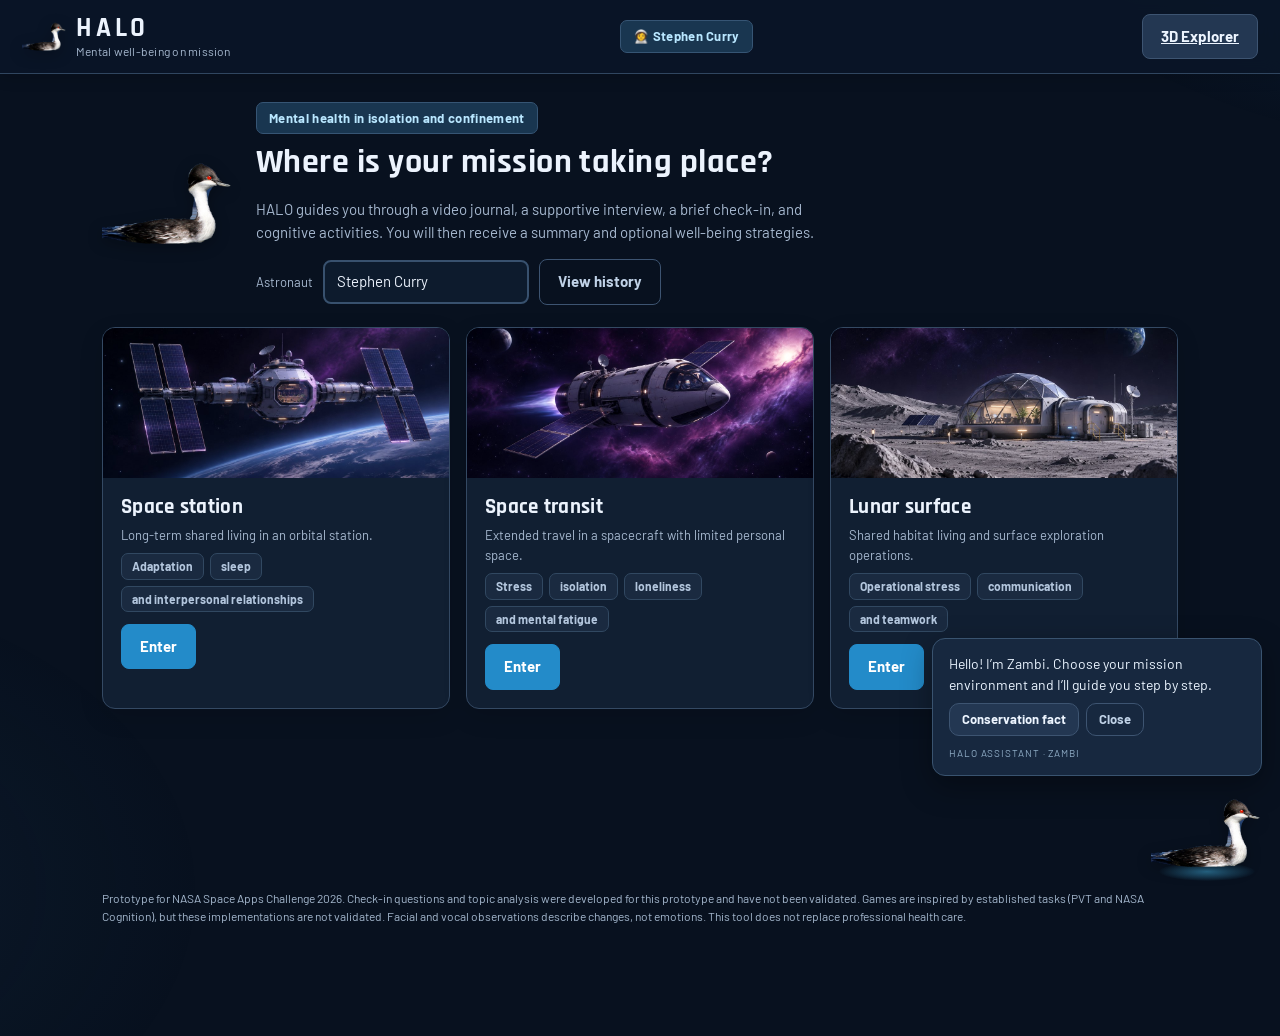
<file: index.html>
<!DOCTYPE html>
  <html lang="en">
  <head>
  <meta charset="utf-8">
  <meta name="viewport" content="width=device-width, initial-scale=1">
  <title>HALO – Mental well-being on mission</title>
  <link rel="preconnect" href="https://fonts.googleapis.com">
  <link href="https://fonts.googleapis.com/css2?family=Barlow:wght@400;500;600;700;800&family=Rajdhani:wght@500;600;700&display=swap" rel="stylesheet">
  <link rel="stylesheet" href="css/base.css">
  <link rel="stylesheet" href="css/aerospace-theme.css">
  </head>
  <body class="estacion">
    <header>
      <div class="brand" data-go="inicio">
        <div id="hz"></div>
        <div>
          <h1>HALO</h1>
          <small>Mental well-being on mission</small>
        </div>
      </div>
      <div class="row" id="hdr"></div>
      <a href="explorer/" class="btn">3D Explorer</a>
    </header>
  <main id="view"></main>
  <footer>Prototype for NASA Space Apps Challenge 2026. Check-in questions and topic analysis were developed for this prototype and have not been validated. Games are inspired by established tasks (PVT and NASA Cognition), but these implementations are not validated. Facial and vocal observations describe changes, not emotions. This tool does not replace professional health care.</footer>
  <div id="bot"><div id="botBubble"></div><button id="botBtn" aria-label="Zambi: toggle guidance and diving animation"></button></div>
  <div class="toast" id="toast"></div>

  <script src="js/01-utils.js" defer></script>
  <script src="js/02-zambi-chatbot.js" defer></script>
  <script src="js/03-scenarios.js" defer></script>
  <script src="js/04-psychology-questions.js" defer></script>
  <script src="js/05-support-recommendations.js" defer></script>
  <script src="js/06-history-storage.js" defer></script>
  <script src="js/07-session-state.js" defer></script>
  <script src="js/08-home-consent.js" defer></script>
  <script src="js/09-diary-interview.js" defer></script>
  <script src="js/09b-gemini-chat.js" defer></script>
  <script src="js/10-camera-recorder.js" defer></script>
  <script src="js/11-check-in.js" defer></script>
  <script src="js/12-cognitive-activities.js" defer></script>
  <script src="js/13-results.js" defer></script>
  <script src="js/14-support-activity.js" defer></script>
  <script src="js/15-closing-interview.js" defer></script>
  <script src="js/16-history-view.js" defer></script>
  <script src="js/17-navigation.js" defer></script>
  </body>
  </html>
</file>
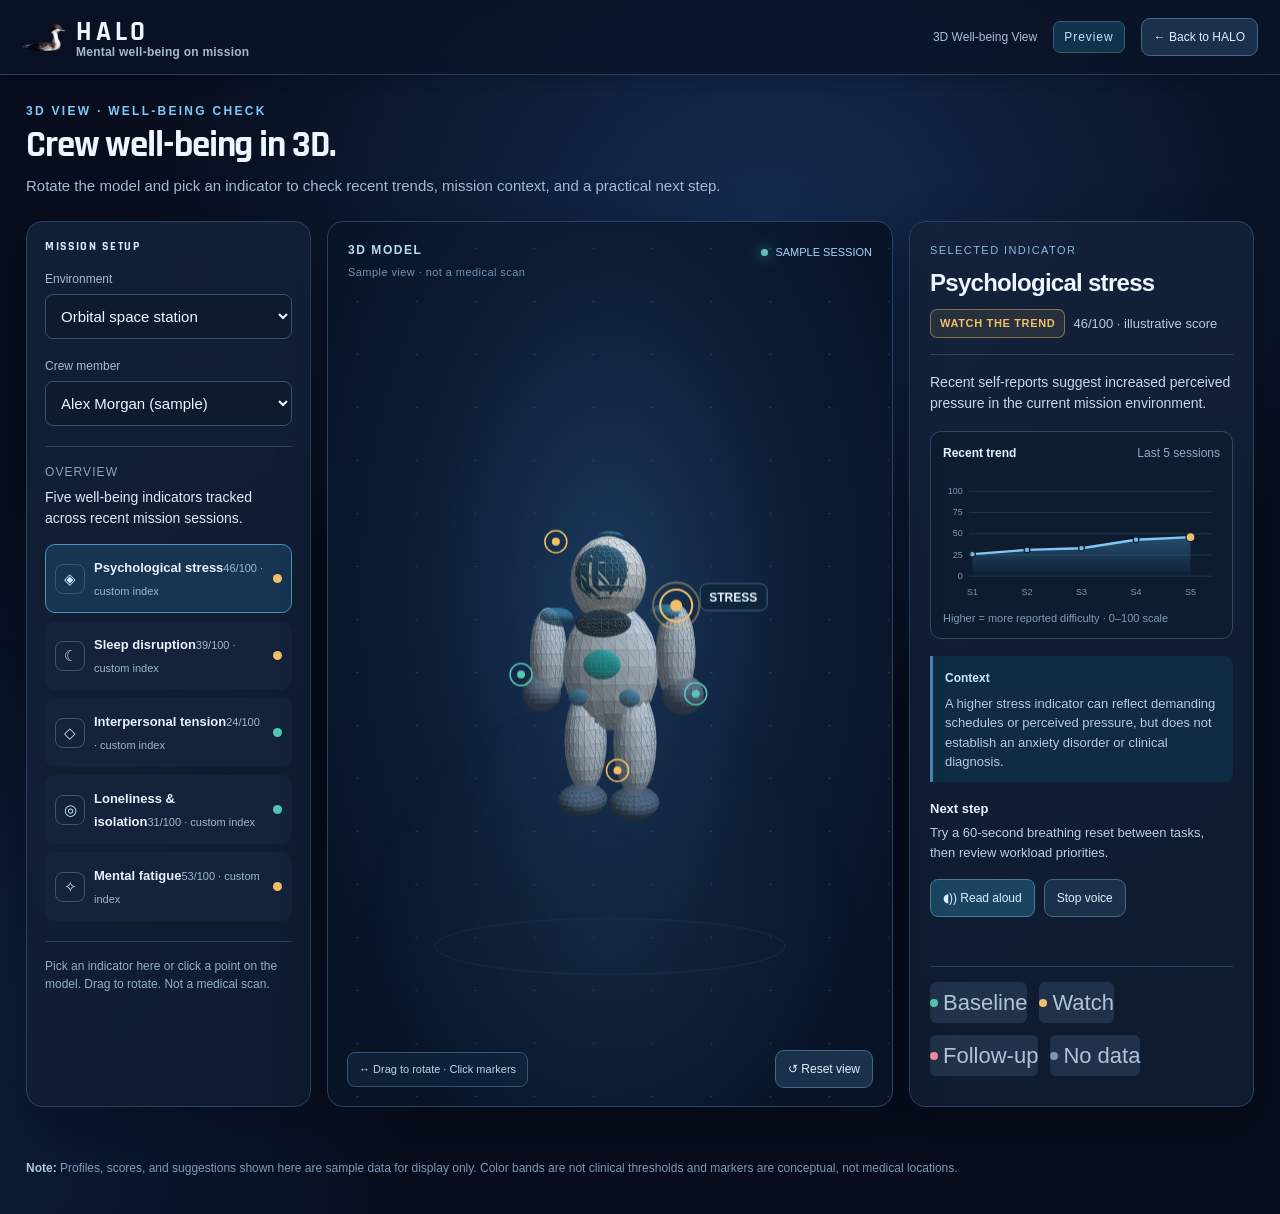
<file: explorer/index.html>
<!DOCTYPE html>
<html lang="en">
<head>
<meta charset="UTF-8"><meta name="viewport" content="width=device-width, initial-scale=1">
<title>HALO – 3D Explorer</title>
<link rel="preconnect" href="https://fonts.googleapis.com">
<link href="https://fonts.googleapis.com/css2?family=Barlow:wght@400;500;600;700;800&family=Rajdhani:wght@500;600;700&display=swap" rel="stylesheet">
<link rel="stylesheet" href="../css/base.css">
<link rel="stylesheet" href="../css/aerospace-theme.css">
<link rel="stylesheet" href="css/01-layout-and-theme.css">
<link rel="stylesheet" href="css/02-accessibility.css">
</head>
<body class="estacion">
<header>
  <a href="../" class="brand" style="text-decoration:none;color:inherit;">
    <div id="hz"></div>
    <div>
      <h1>HALO</h1>
      <small>Mental well-being on mission</small>
    </div>
  </a>
  <div class="header-right">
    <span class="hide-small">3D Well-being View</span>
    <span class="prototype">Preview</span>
    <a href="../" class="reset" style="text-decoration:none;">← Back to HALO</a>
  </div>
</header>
<main class="wrap"><div class="eyebrow">3D view · Well-being check</div><h1>Crew well-being in 3D.</h1><p class="intro">Rotate the model and pick an indicator to check recent trends, mission context, and a practical next step.</p>
<div class="workspace">
<aside class="panel side"><h2 class="sectionhead">Mission setup</h2><label class="control-label" for="scenario">Environment</label><select id="scenario"><option value="station">Orbital space station</option><option value="transit">Interplanetary transit</option><option value="lunar">Lunar surface habitat</option></select><label class="control-label" for="crew">Crew member</label><select id="crew"><option>Alex Morgan (sample)</option><option>Jordan Lee (sample)</option></select><div class="summary"><div class="mini-label">Overview</div><div class="summary-text">Five well-being indicators tracked across recent mission sessions.</div></div><div class="metric-list" id="metrics" aria-label="Select a well-being indicator"></div><div class="helptext">Pick an indicator here or click a point on the model. Drag to rotate. Not a medical scan.</div></aside>
<section class="panel scene-panel" aria-label="Interactive 3D astronaut viewer"><div class="viewport-label">3D MODEL <small>Sample view · not a medical scan</small></div><div class="viewport-status"><span class="live-dot"></span> SAMPLE SESSION</div><div class="canvas-shell" id="canvasShell"><canvas id="scene" aria-label="Rotatable 3D astronaut model with selectable well-being indicators"></canvas></div><div class="canvas-controls"><div class="capsule">↔ Drag to rotate · Click markers</div><button id="reset" class="reset">↺ Reset view</button></div></section>
<aside class="panel detail"><div class="detail-top"><div class="detail-kicker">Selected indicator</div><div class="detail-title" id="detailTitle">Stress</div><div class="statusline"><span id="status" class="status-pill">—</span><span id="score" class="score"></span></div></div><p class="detail-text" id="explanation"></p><div class="chartbox"><div class="charthead">Recent trend <span>Last 5 sessions</span></div><svg id="spark" viewBox="0 0 310 142" role="img" aria-label="Indicator score across five sample sessions"></svg><div class="minor">Higher = more reported difficulty · 0–100 scale</div></div><div class="callout"><strong>Context</strong><p id="meaning"></p></div><div class="next"><b>Next step</b><span id="support"></span></div><div class="rowactions"><button id="speak" class="speak">◖)) Read aloud</button><button id="stopSpeech" class="reset">Stop voice</button></div><div id="message" aria-live="polite"></div><div class="legend"><div class="legend-item"><span class="dot" style="background:var(--teal)"></span> Baseline</div><div class="legend-item"><span class="dot" style="background:var(--amber)"></span> Watch</div><div class="legend-item"><span class="dot" style="background:var(--rose)"></span> Follow-up</div><div class="legend-item"><span class="dot" style="background:var(--grey)"></span> No data</div></div></aside>
</div></main><div class="foot"><b>Note:</b> Profiles, scores, and suggestions shown here are sample data for display only. Color bands are not clinical thresholds and markers are conceptual, not medical locations.</div>
<script defer src="../js/01-utils.js"></script>
<script defer src="../js/02-zambi-chatbot.js"></script>
<script defer src="js/01-indicators-and-demo-data.js"></script>
<script defer src="js/02-application-state.js"></script>
<script defer src="js/03-metrics-and-trend-chart.js"></script>
<script defer src="js/04-profile-and-view-controls.js"></script>
<script defer src="js/05-voice-explanations.js"></script>
<script defer src="js/06-astronaut-geometry.js"></script>
<script defer src="js/07-projection-and-resize.js"></script>
<script defer src="js/08-3d-renderer.js"></script>
<script defer src="js/09-pointer-keyboard-navigation.js"></script>
</body></html>
</file>
<file: css/base.css>
/* HALO — foundational layout and component styling */
:root{--bg:#FFF8F1;--card:#FFFFFF;--ink:#2B2D42;--soft:#6B6F86;--line:#EFE6DC;
--teal:#2EC4B6;--lav:#8B7CF6;--peach:#F4976C;--sun:#FFD166;--mint:#5FD3A3;--coral:#FF7F6E;--sky:#7CC6FE;
--sc:#2EC4B6;--sc2:#D8F6F2;--sc3:#0F8B80}
body.estacion{--sc:#2EC4B6;--sc2:#D8F6F2;--sc3:#0F8B80}
body.viaje{--sc:#8B7CF6;--sc2:#ECE8FF;--sc3:#5B4BD1}
body.luna{--sc:#F4976C;--sc2:#FFE9DC;--sc3:#C8613A}
*{box-sizing:border-box}
body{margin:0;font:15px/1.55 Nunito,system-ui,sans-serif;color:var(--ink);background:var(--bg);min-height:100vh;overflow-x:hidden}
body:before{content:"";position:fixed;inset:-20%;z-index:-1;background:radial-gradient(600px 400px at 10% 10%,#FFE3D3 0,transparent 60%),radial-gradient(600px 420px at 90% 0%,#E4E0FF 0,transparent 60%),radial-gradient(700px 500px at 70% 100%,#D8F6F2 0,transparent 60%)}
h1,h2,h3{font-family:Fredoka,Nunito,sans-serif;margin:0;line-height:1.2}
button,input,textarea,select{font:inherit}
header{display:flex;align-items:center;justify-content:space-between;gap:12px;flex-wrap:wrap;padding:12px 22px;position:sticky;top:0;z-index:5;background:rgba(255,248,241,.86);backdrop-filter:blur(8px);border-bottom:1px solid var(--line)}
.brand{display:flex;align-items:center;gap:10px;cursor:pointer}
.brand h1{font-size:22px;letter-spacing:.06em}
.brand small{display:block;color:var(--soft);font-size:12px;margin-top:-2px}
.pill{display:inline-flex;align-items:center;gap:6px;padding:5px 12px;border-radius:999px;background:var(--sc2);color:var(--sc3);font-weight:700;font-size:13px}
.btn{border:0;border-radius:14px;padding:10px 18px;font-weight:800;cursor:pointer;background:#fff;color:var(--ink);box-shadow:0 1px 0 var(--line),0 2px 10px rgba(43,45,66,.06);transition:transform .08s}
.btn:hover{transform:translateY(-1px)}
.btn.p{background:var(--sc);color:#fff}
.btn.g{background:transparent;box-shadow:none;color:var(--soft)}
.btn.sm{padding:6px 12px;font-size:13px;border-radius:10px}
.btn:disabled{opacity:.45;cursor:not-allowed;transform:none}
main{max-width:1120px;margin:0 auto;padding:22px}
.card{background:var(--card);border-radius:22px;padding:20px;box-shadow:0 2px 0 var(--line),0 8px 28px rgba(43,45,66,.06)}
.grid{display:grid;gap:16px}
.g3{grid-template-columns:repeat(auto-fit,minmax(260px,1fr))}
.g2{grid-template-columns:repeat(auto-fit,minmax(340px,1fr))}
.muted{color:var(--soft)}.small{font-size:13px}
.hero{display:flex;align-items:center;gap:24px;flex-wrap:wrap;margin:6px 0 22px}
.hero h2{font-size:34px}
.scn{cursor:pointer;overflow:hidden;padding:0;transition:transform .15s,box-shadow .15s;border:3px solid transparent}
.scn:hover{transform:translateY(-4px);box-shadow:0 14px 34px rgba(43,45,66,.12)}
.scn .art{height:150px}
.scn .bd{padding:16px 18px 18px}
.scn h3{font-size:21px}
.tagrow{display:flex;gap:6px;flex-wrap:wrap;margin-top:8px}
.tag{font-size:12px;font-weight:700;padding:3px 10px;border-radius:999px;background:#F5F0EA;color:var(--soft)}
.steps{display:flex;gap:6px;flex-wrap:wrap;margin-bottom:16px}
.step{display:flex;align-items:center;gap:6px;padding:6px 12px;border-radius:999px;background:#fff;color:var(--soft);font-weight:700;font-size:13px;box-shadow:0 1px 0 var(--line)}
.step b{display:grid;place-items:center;width:22px;height:22px;border-radius:50%;background:#F5F0EA;font-size:12px}
.step.on{background:var(--sc);color:#fff}.step.on b{background:rgba(255,255,255,.3)}
.step.ok{color:var(--sc3)}.step.ok b{background:var(--sc2)}
.sectitle{display:flex;align-items:center;justify-content:space-between;gap:10px;flex-wrap:wrap;margin-bottom:12px}
.sectitle h2{font-size:26px}
/* fase 1 */
.video{position:relative;aspect-ratio:4/3;border-radius:18px;overflow:hidden;background:linear-gradient(160deg,var(--sc2),#fff);display:grid;place-items:center}
.video video{width:100%;height:100%;object-fit:cover;transform:scaleX(-1)}
.rec{position:absolute;top:10px;left:10px;background:rgba(255,255,255,.9);border-radius:999px;padding:4px 10px;font-size:12px;font-weight:800;display:flex;gap:6px;align-items:center}
.rec i{width:9px;height:9px;border-radius:50%;background:#bbb;display:inline-block}
.rec.on i{background:var(--coral);animation:bl 1s infinite}@keyframes bl{50%{opacity:.3}}
.chat{height:340px;overflow-y:auto;display:flex;flex-direction:column;gap:10px;padding:4px}
.msg{max-width:85%;padding:10px 14px;border-radius:18px;line-height:1.45}
.msg.z{background:var(--sc2);border-bottom-left-radius:6px;align-self:flex-start}
.msg.u{background:#F5F0EA;border-bottom-right-radius:6px;align-self:flex-end}
.compose{display:flex;gap:8px;margin-top:10px;align-items:flex-end}
.compose textarea{flex:1;border:2px solid var(--line);border-radius:14px;padding:10px;resize:none;min-height:46px;background:#fff}
.mic{width:46px;height:46px;border-radius:50%;border:0;background:var(--sc2);color:var(--sc3);font-size:20px;cursor:pointer}
.mic.on{background:var(--coral);color:#fff;animation:bl 1s infinite}
.metric{display:flex;justify-content:space-between;padding:7px 0;border-bottom:1px dashed var(--line);font-size:14px}
.metric b{font-weight:800}
.note{background:#FFF6E0;border-radius:14px;padding:10px 12px;font-size:13px;color:#7A5B12}
.note.b{background:var(--sc2);color:var(--sc3)}
textarea.diary{width:100%;border:2px solid var(--line);border-radius:14px;padding:12px;min-height:110px;background:#fff}
/* fase 2 */
.moods{display:flex;gap:10px;flex-wrap:wrap}
.mood{border:3px solid transparent;background:#fff;border-radius:18px;padding:8px 12px;cursor:pointer;text-align:center;min-width:86px;box-shadow:0 1px 0 var(--line)}
.mood.on{border-color:var(--sc);background:var(--sc2)}
.mood span{display:block;font-size:30px}
.q{padding:14px 0;border-bottom:1px solid var(--line)}
.q p{margin:0 0 8px;font-weight:700}
.scale{display:flex;gap:6px;flex-wrap:wrap}
.scale button{border:2px solid var(--line);background:#fff;border-radius:999px;padding:6px 12px;cursor:pointer;font-weight:700;color:var(--soft)}
.scale button.on{background:var(--sc);border-color:var(--sc);color:#fff}
.dimh{display:flex;align-items:center;gap:10px;margin-top:6px}
.dimh .ico{width:38px;height:38px;border-radius:12px;display:grid;place-items:center;font-size:20px;background:var(--sc2)}
.bar{height:10px;border-radius:999px;background:#F5F0EA;overflow:hidden}
.bar>div{height:100%;border-radius:999px;background:var(--sc);transition:width .3s}
/* juegos */
.pvt{height:230px;border-radius:20px;display:grid;place-items:center;text-align:center;cursor:pointer;user-select:none;background:var(--sc2);-webkit-tap-highlight-color:transparent}
.pvt .big{font:700 46px Fredoka,sans-serif}
.pvt.wait{background:#F5F0EA}.pvt.go{background:#FFE8A3;box-shadow:inset 0 0 0 4px var(--sun)}.pvt.early{background:#FFE0DB}
.arena{position:relative;height:300px;border-radius:20px;background:linear-gradient(180deg,#EAF4FF,#FDF2FF);overflow:hidden;cursor:crosshair}
.met{position:absolute;border-radius:50%;background:radial-gradient(circle at 35% 35%,#FFE8A3,var(--peach));box-shadow:0 0 14px rgba(244,151,108,.6);cursor:pointer}
.legend{display:grid;grid-template-columns:repeat(9,1fr);gap:4px;margin:10px 0}
.legend div{background:#fff;border-radius:10px;text-align:center;padding:4px 0;font-size:22px;box-shadow:0 1px 0 var(--line)}
.legend small{display:block;font-size:13px;color:var(--soft);font-weight:800}
.sym{font-size:64px;text-align:center;margin:6px 0;color:var(--sc3)}
.pad{display:grid;grid-template-columns:repeat(9,1fr);gap:6px}
.pad button{padding:12px 0;font:700 18px Fredoka,sans-serif;border:0;border-radius:12px;background:var(--sc2);color:var(--sc3);cursor:pointer}
.pad button:disabled{opacity:.5}
.prog{height:8px;background:#F5F0EA;border-radius:999px;margin-top:10px;overflow:hidden}.prog>div{height:100%;width:0;background:var(--sc);transition:width .2s}
.gcard{display:flex;gap:12px;align-items:flex-start}
.gico{width:48px;height:48px;border-radius:14px;display:grid;place-items:center;font-size:24px;background:var(--sc2);flex:none}
.done{color:var(--sc3);font-weight:800}
/* diagnostico */
.lv0{--lc:var(--mint);--lb:#E3F8EF}.lv1{--lc:#E9A800;--lb:#FFF4D1}.lv2{--lc:var(--coral);--lb:#FFE6E2}
.dcard{border-top:6px solid var(--lc)}
.lvl{display:inline-block;background:var(--lb);color:var(--lc);font-weight:800;font-size:12px;padding:3px 10px;border-radius:999px;text-transform:uppercase;letter-spacing:.05em}
.ev{font-size:13px;margin:4px 0;padding-left:16px;position:relative}
.ev:before{content:"•";position:absolute;left:4px;color:var(--lc)}
.recs ul{margin:6px 0 0;padding-left:18px}
.breath{width:220px;height:220px;border-radius:50%;margin:20px auto;display:grid;place-items:center;background:radial-gradient(circle,var(--sc2),#fff);box-shadow:0 0 0 12px var(--sc2);transition:transform 4s ease-in-out;font:700 20px Fredoka,sans-serif;color:var(--sc3)}
.breath.in{transform:scale(1.25)}
table{width:100%;border-collapse:collapse;font-size:14px}
th,td{text-align:left;padding:9px 8px;border-bottom:1px solid var(--line);vertical-align:top}
th{color:var(--soft);font-size:12px;text-transform:uppercase;letter-spacing:.04em}
/* Zambi bot */
#bot{position:fixed;right:18px;bottom:18px;z-index:20;display:flex;align-items:flex-end;gap:8px}
#botBubble{max-width:290px;background:#fff;border-radius:18px 18px 4px 18px;padding:12px 14px;box-shadow:0 10px 30px rgba(43,45,66,.15);font-size:14px;display:none}
#botBubble.on{display:block}
#botBubble .bt{display:flex;gap:6px;margin-top:8px;flex-wrap:wrap}
#botBtn{width:84px;height:84px;border-radius:50%;border:0;background:#fff;box-shadow:0 8px 24px rgba(43,45,66,.18);cursor:pointer;padding:4px}
.bob{animation:bob 3s ease-in-out infinite}@keyframes bob{50%{transform:translateY(-4px)}}
.eye{animation:blink 5s infinite;transform-origin:center;transform-box:fill-box}@keyframes blink{0%,94%,100%{transform:scaleY(1)}96%{transform:scaleY(.1)}}
.toast{position:fixed;left:50%;bottom:24px;transform:translateX(-50%);background:var(--ink);color:#fff;padding:10px 16px;border-radius:12px;opacity:0;transition:.3s;pointer-events:none;z-index:30}
.toast.on{opacity:1}
footer{max-width:1120px;margin:0 auto 110px;padding:0 22px;color:var(--soft);font-size:12px}
.chk{display:flex;gap:10px;align-items:flex-start;margin:10px 0}
.chk input{width:18px;height:18px;margin-top:3px;accent-color:var(--sc)}
.row{display:flex;gap:10px;align-items:center;flex-wrap:wrap}
</file>
<file: css/aerospace-theme.css>
/* HALO — dark aerospace visual overrides */
/* HALO | Aeroespacial institucional — capa visual sin modificar funciones */
:root{
 --bg:#08111f;--card:#111f32;--ink:#ecf3fd;--soft:#a6b8cf;--line:#2b4059;
 --teal:#28a8e0;--lav:#7995d6;--peach:#ae9f87;--sun:#d8ac52;--mint:#47bea7;--coral:#ef756e;--sky:#56b9ee;
 --sc:#2f94db;--sc2:#1b3653;--sc3:#b4e4ff;
}
body.estacion{--sc:#238bc9;--sc2:#193650;--sc3:#b9e7ff}
body.viaje{--sc:#597ece;--sc2:#202f52;--sc3:#d0ddff}
body.luna{--sc:#a59373;--sc2:#35372f;--sc3:#e8dac0}
body{font-family:Barlow,system-ui,sans-serif;background:var(--bg);color:var(--ink)}
body:before{background:radial-gradient(900px 520px at 100% 0%,rgba(33,86,143,.25),transparent 65%),radial-gradient(760px 520px at 0% 85%,rgba(31,75,107,.18),transparent 60%);pointer-events:none}
h1,h2,h3{font-family:Rajdhani,Barlow,sans-serif;font-weight:700;letter-spacing:.014em}
header{background:rgba(10,22,39,.95);border-bottom:1px solid #304660;box-shadow:0 2px 15px rgba(0,0,0,.18)}
.brand h1{font-size:27px;letter-spacing:.14em}
.brand small{letter-spacing:.02em}
.card{border:1px solid #2c4058;border-radius:13px;box-shadow:0 8px 24px rgba(0,0,0,.12)}
.btn{border-radius:8px;background:#233752;color:#edf5ff;box-shadow:none;border:1px solid #3d5471;font-weight:700}
.btn:hover{background:#314b6a}
.btn.p{background:var(--sc);border-color:var(--sc);color:#fff}
.btn.p:hover{filter:brightness(1.1)}
.btn.g{color:#c0d2e7}
.pill{border:1px solid #365574;border-radius:7px;letter-spacing:.025em}
.tag,.step{background:#1a2a40;color:#b3c6dd;border:1px solid #314861;border-radius:7px;box-shadow:none}
.step b{background:#2c4057;color:#eaf3fe}
.step.on{background:var(--sc);color:white;border-color:var(--sc)}
.step.ok{color:#bde5ff;background:#163047}
.step.ok b{background:#234a68;color:#cfefff}
.scn{border:1px solid #344963}
.scn:hover{box-shadow:0 10px 26px rgba(1,7,16,.37)}
.scn .art{background:#0c1727}
.scn .art svg{filter:saturate(.65) brightness(.82)}
.scn .art img{display:block;width:100%;height:100%;object-fit:cover;object-position:center 52%;filter:saturate(.88) contrast(1.04)}
.video{background:linear-gradient(150deg,#14283e,#091525);border:1px solid #34516b;border-radius:12px}
.rec{background:rgba(8,17,31,.87);border:1px solid #405875;color:#e5edf6;border-radius:7px}
.msg{border-radius:11px}
.msg.z{background:var(--sc2);color:#eff7ff}
.msg.u{background:#26364c;color:#eaf4ff}
.compose textarea,textarea.diary,input,select{color:var(--ink);background:#0d1b2d!important;border-color:#38516e!important;border-radius:8px!important}
textarea::placeholder,input::placeholder{color:#8397b1}
textarea:focus,input:focus,select:focus{outline:2px solid #55a8e8;outline-offset:1px}
.mic{background:var(--sc2);color:var(--sc3)}
.note{background:#3c3320;color:#f2deb2;border:1px solid #6d5731;border-radius:8px}
.note.b{background:var(--sc2);color:var(--sc3);border:1px solid #315875}
.mood{background:#17283e;color:var(--ink);box-shadow:none;border-radius:9px}
.mood.on{background:var(--sc2);border-color:var(--sc)}
.scale button{background:#192d44;color:#d6e5f5;border-color:#37536e;border-radius:8px}
.dimh .ico,.gico{background:var(--sc2);border-radius:8px}
.bar,.prog{background:#293a51}
.pvt{background:var(--sc2);border-radius:12px}
.pvt .big,.pad button,.breath{font-family:Rajdhani,Barlow,sans-serif}
.pvt.wait{background:#23354b}.pvt.go{background:#435b6a;box-shadow:inset 0 0 0 3px #72b4df}.pvt.early{background:#53363b}
.arena{background:linear-gradient(180deg,#10263c,#1a2a3e);border:1px solid #35506b;border-radius:12px}
.met{background:radial-gradient(circle at 35% 35%,#d7e4f1,#638bb1);box-shadow:0 0 13px rgba(104,168,215,.38)}
.legend div{background:#20324b;box-shadow:none;border-radius:6px}
.pad button{background:var(--sc2);color:var(--sc3);border-radius:7px}
.dcard{border-top-width:4px}
.lv0{--lc:#6bd3bd;--lb:#153b3a}.lv1{--lc:#edc779;--lb:#423b25}.lv2{--lc:#ff9a8d;--lb:#4d3035}
.lvl{border-radius:5px}
.breath{background:radial-gradient(circle,#203f59,#10253c);color:#d4ecff;box-shadow:0 0 0 12px #1a3650}
#botBubble{background:#17283f;color:#eaf4ff;border:1px solid #39536f;box-shadow:0 10px 30px rgba(0,0,0,.35);border-radius:12px}
#botBtn{background:#20334c;border:1px solid #49637c;box-shadow:0 8px 24px rgba(0,0,0,.35)}
th{color:#b2c5dc}td,th{border-bottom-color:#31465e}
.chk input{accent-color:#348fd3}
footer{color:#a4b7cd}
@media(max-width:560px){main{padding:14px}.card{padding:15px}.hero h2{font-size:28px}}


/* Zambi: fotografía recortada, panel de asistencia y animación interactiva */
.zambi-wrap{display:inline-flex;width:var(--birdsize);height:calc(var(--birdsize)*.83);align-items:center;justify-content:center;vertical-align:middle;position:relative;flex:none;filter:drop-shadow(0 4px 7px rgba(0,0,0,.28))}
.zambi-real{display:block;width:100%;height:100%;object-fit:contain;user-select:none;pointer-events:none}
#hz .zambi-wrap{height:38px}
#bot{flex-direction:column;align-items:flex-end;gap:8px}
#botBtn{width:112px;height:98px;border:0;background:transparent;box-shadow:none;padding:0;overflow:visible;position:relative;isolation:isolate;transition:transform .2s}
#botBtn::before{content:"";position:absolute;left:8%;right:6%;bottom:1px;height:19px;background:radial-gradient(ellipse,rgba(64,170,219,.6),rgba(64,170,219,0) 72%);border-radius:50%;z-index:-1}
#botBtn .zambi-wrap{width:110px;height:92px}
#botBtn:hover{transform:translateY(-4px)}
#botBtn:focus-visible{outline:2px solid #62c9ff;outline-offset:4px}
#botBtn.diving{animation:zambi-dive 1.35s ease-in-out both}
#botBtn.diving::after{content:"";position:absolute;left:20%;bottom:2px;width:62%;height:17px;border:2px solid #69bfe5;border-radius:50%;opacity:0;animation:zambi-ripple 1.35s ease-out both}
@keyframes zambi-dive{0%{transform:translateY(0) rotate(0deg) scale(1);opacity:1}22%{transform:translateY(-23px) rotate(-8deg) scale(1.04);opacity:1}47%{transform:translateY(36px) rotate(15deg) scale(.75);opacity:.14}64%{transform:translateY(45px) scale(.52);opacity:0}84%{transform:translateY(6px) scale(.86);opacity:.7}100%{transform:translateY(0) rotate(0deg) scale(1);opacity:1}}
@keyframes zambi-ripple{0%,40%{transform:scale(.2);opacity:0}55%{opacity:.8}100%{transform:scale(2);opacity:0}}
#botBubble{max-width:min(330px,calc(100vw - 32px));padding:14px 16px;border-radius:13px;line-height:1.5;max-height:65vh;overflow-y:auto}
#botBubble.on{animation:bot-emerge .2s ease-out}
@keyframes bot-emerge{from{transform:translateY(10px);opacity:0}to{transform:translateY(0);opacity:1}}
#botBubble::after{content:"HALO assistant · Zambi";display:block;font-size:10px;letter-spacing:.09em;color:#8eabc4;margin-top:10px;text-transform:uppercase}
#botBubble .bt{gap:7px}
@media (prefers-reduced-motion:reduce){#botBtn.diving,#botBtn.diving::after{animation:none!important}#botBubble.on{animation:none!important}}


/* Keep floating assistant clear of action buttons */
main{padding-bottom:180px}
@media(max-width:560px){main{padding-bottom:190px}}
</file>
<file: explorer/css/01-layout-and-theme.css>
:root{color-scheme:dark;--bg:#070d1c;--surface:#111d33;--card:#14223a;--line:#293e5e;--text:#eef6ff;--muted:#a4bad2;--blue:#54b9f3;--teal:#52c8b4;--amber:#f1bf66;--rose:#f38c93;--grey:#8195ae}
*{box-sizing:border-box}body{margin:0;background:radial-gradient(ellipse 65% 55% at 60% 18%,#132c50 0,transparent 75%),radial-gradient(ellipse 42% 65% at 0% 90%,#0c1b36 0,transparent 78%),var(--bg);color:var(--text);font:15px/1.5 Inter,"Segoe UI",Arial,sans-serif;min-height:100vh}button,select{font:inherit}button{cursor:pointer}button:focus-visible,select:focus-visible{outline:3px solid #8bd4ff;outline-offset:2px}header{height:75px;border-bottom:1px solid #273b5c;display:flex;align-items:center;justify-content:space-between;gap:15px;padding:0 max(22px,calc((100vw - 1460px)/2));background:#0a1528cc}.logo{display:flex;gap:14px;align-items:center}.emblem{width:43px;height:43px;border:1px solid #37769e;border-radius:11px;display:grid;place-items:center;background:#0b2940;color:#77d5ff;font-size:22px}.brand{font-weight:800;letter-spacing:.2em;font-size:23px;line-height:1}.brand-sub{font-size:10px;letter-spacing:.14em;color:#8ba8c8;text-transform:uppercase;margin-top:7px}.header-right{color:#a9c0d9;font-size:12px;display:flex;gap:16px;align-items:center}.prototype{border:1px solid #315b78;background:#10324b;padding:6px 10px;border-radius:7px;color:#b8e6fb;letter-spacing:.08em}.wrap{max-width:1500px;margin:0 auto;padding:27px 26px 40px}.eyebrow{font-size:12px;color:#7bc9ff;letter-spacing:.19em;text-transform:uppercase;font-weight:700;margin-bottom:4px}h1{font-size:clamp(24px,3vw,37px);font-weight:700;letter-spacing:-.03em;margin:0}h2{font-size:18px;margin:0}.intro{color:var(--muted);max-width:840px;margin:7px 0 23px}.workspace{display:grid;grid-template-columns:minmax(230px,285px) minmax(420px,1fr) minmax(275px,345px);gap:16px;align-items:stretch}.panel{background:linear-gradient(145deg,#14233bdc,#101c31e8);border:1px solid #2c4160;border-radius:16px;min-width:0;box-shadow:0 18px 50px #01071355}.side{padding:18px}.sectionhead{color:#dce9f8;font-size:12px;letter-spacing:.14em;text-transform:uppercase;font-weight:800;margin:0 0 16px}.control-label{display:block;color:var(--muted);font-size:12px;margin:0 0 6px}select{width:100%;background:#0c192d;color:var(--text);border:1px solid #365273;border-radius:9px;padding:12px 11px;margin-bottom:18px}.summary{border-top:1px solid #2d4261;padding-top:16px;margin-top:2px}.mini-label{font-size:12px;letter-spacing:.09em;color:#87a4c5;text-transform:uppercase}.summary-text{margin-top:6px;color:#dceafa;font-size:14px}.metric-list{display:grid;gap:8px;margin-top:15px}.metric-btn{display:flex;gap:9px;align-items:center;text-align:left;width:100%;padding:11px 9px;border:1px solid transparent;background:#14233b;border-radius:10px;color:#e9f1fb;transition:.15s}.metric-btn:hover{background:#1c3552}.metric-btn.active{background:#173550;border-color:#4b92ba}.metric-icon{width:30px;height:30px;flex:none;display:grid;place-items:center;border:1px solid #385673;border-radius:8px;font-size:15px;color:#c4e8ff}.metric-name{font-size:13px;font-weight:700;line-height:1.2}.metric-sub{font-size:11px;color:#9db5cf;margin-top:3px}.metric-status{margin-left:auto;flex:none;width:9px;height:9px;border-radius:50%}.helptext{border-top:1px solid #2b405c;margin-top:20px;padding-top:15px;color:#93aeca;font-size:12px}.scene-panel{position:relative;min-height:625px;overflow:hidden;background:radial-gradient(ellipse at 50% 42%,#1b395c 0,#0c1c34 48%,#081326 87%)}.scene-panel:before{content:"";position:absolute;inset:0;background-image:radial-gradient(#a3c6f5 0.8px,transparent 1.2px);background-size:59px 53px;opacity:.16;pointer-events:none}.viewport-label{position:absolute;top:19px;left:20px;font-size:12px;letter-spacing:.13em;font-weight:800;color:#bbdaf5;z-index:2}.viewport-label small{display:block;font-size:11px;letter-spacing:.04em;color:#7192b3;font-weight:500;margin-top:5px}.viewport-status{position:absolute;right:20px;top:22px;z-index:2;font-size:11px;color:#a5d4fa;display:flex;gap:7px;align-items:center}.live-dot{background:#58c4ba;height:7px;width:7px;border-radius:50%;box-shadow:0 0 13px #58c4ba}.canvas-shell{width:100%;height:100%;position:absolute;inset:0;touch-action:none;cursor:grab}.canvas-shell:active{cursor:grabbing}canvas{width:100%;height:100%;display:block}.canvas-controls{position:absolute;left:19px;bottom:18px;right:19px;display:flex;justify-content:space-between;align-items:center;gap:10px;z-index:2;pointer-events:none}.canvas-controls>*{pointer-events:auto}.capsule{font-size:11px;color:#bad1e9;padding:8px 11px;border:1px solid #355474;background:#10233ddd;border-radius:8px}.reset{border:1px solid #426787;background:#19314a;color:#d9efff;border-radius:9px;padding:9px 12px;font-size:12px}.reset:hover{background:#285375}.detail{padding:20px;display:flex;flex-direction:column;gap:17px}.detail-top{border-bottom:1px solid #2d4361;padding-bottom:16px}.detail-kicker{font-size:11px;text-transform:uppercase;letter-spacing:.13em;color:#8ab8dc}.detail-title{font-size:24px;letter-spacing:-.03em;font-weight:800;margin:7px 0 8px}.statusline{display:flex;align-items:center;gap:8px;flex-wrap:wrap}.status-pill{font-size:11px;font-weight:700;text-transform:uppercase;letter-spacing:.06em;border-radius:7px;padding:5px 9px;border:1px solid}.score{color:#b6cbe1;font-size:13px}.detail-text{font-size:14px;color:#c7d8ea;margin:0}.chartbox{border:1px solid #314966;border-radius:11px;background:#0e1c30;padding:12px}.charthead{display:flex;justify-content:space-between;color:#e8f3ff;font-size:12px;font-weight:700}.charthead span{font-weight:500;color:#8fa8c5}#spark{width:100%;height:142px;display:block;margin:3px 0}#spark text{fill:#7997b7;font-family:inherit;font-size:10px}.callout{border-left:3px solid #4687b1;padding:10px 12px;background:#102b44;border-radius:0 9px 9px 0}.callout strong{font-size:12px;color:#c3eaff}.callout p{margin:5px 0 0;color:#b6c9df;font-size:13px}.next{font-size:13px;color:#bcd0e3}.next b{display:block;color:#e5f1fc;margin-bottom:5px}.legend{display:flex;gap:12px;flex-wrap:wrap;margin-top:auto;border-top:1px solid #2a405e;padding-top:15px}.legend-item{display:flex;align-items:center;gap:5px;font-size:11px;color:#aec2d8}.dot{height:8px;width:8px;border-radius:50%;display:inline-block}.foot{max-width:1500px;margin:12px auto 0;padding:0 26px 35px;color:#7d9bb9;font-size:12px;line-height:1.6}.foot b{color:#adc7df}.select-note{margin-top:4px;color:#b7cbe0;font-size:12px}.speak{background:#1b4460;color:#d5f0ff;border:1px solid #477b9b;padding:9px 12px;border-radius:8px;font-size:12px}.speak:hover{background:#265b78}.rowactions{display:flex;gap:9px;flex-wrap:wrap}#message{color:#a7cee9;font-size:11px;min-height:15px}.minor{font-size:11px;color:#7f9bb6}@media(max-width:1250px){.workspace{grid-template-columns:235px minmax(370px,1fr)}.detail{grid-column:1/-1;display:grid;grid-template-columns:1fr 1fr;gap:17px}.detail-top{grid-column:1/-1}.legend{grid-column:1/-1}.scene-panel{min-height:610px}}@media(max-width:760px){header{padding:0 16px}.header-right .hide-small{display:none}.wrap{padding:22px 12px}.workspace{display:flex;flex-direction:column}.side{order:2}.scene-panel{order:1;height:520px;min-height:520px}.detail{order:3;display:flex}.foot{padding:0 16px}.capsule{font-size:10px}.viewport-label{top:14px;left:14px}}
</file>
<file: explorer/css/02-accessibility.css>
@media(prefers-reduced-motion:reduce){*{scroll-behavior:auto!important;animation:none!important;transition:none!important}}
</file>
